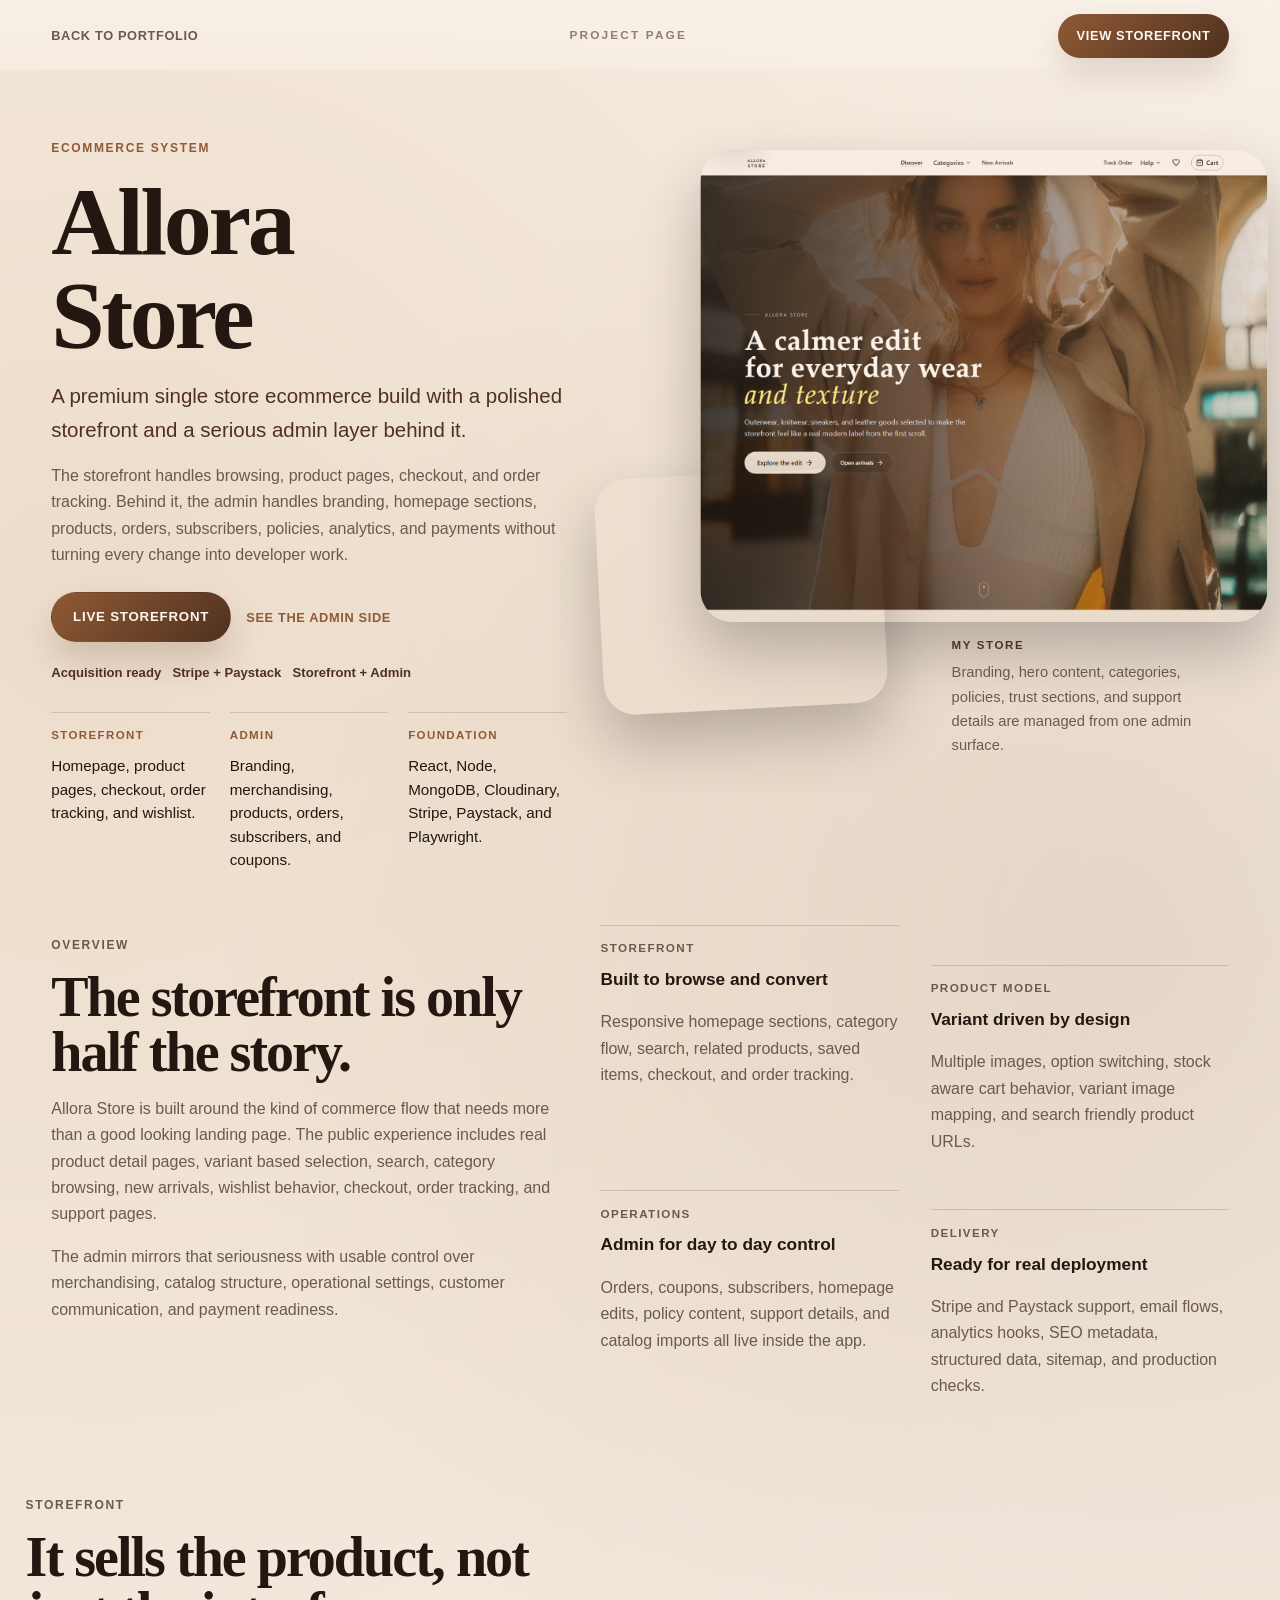
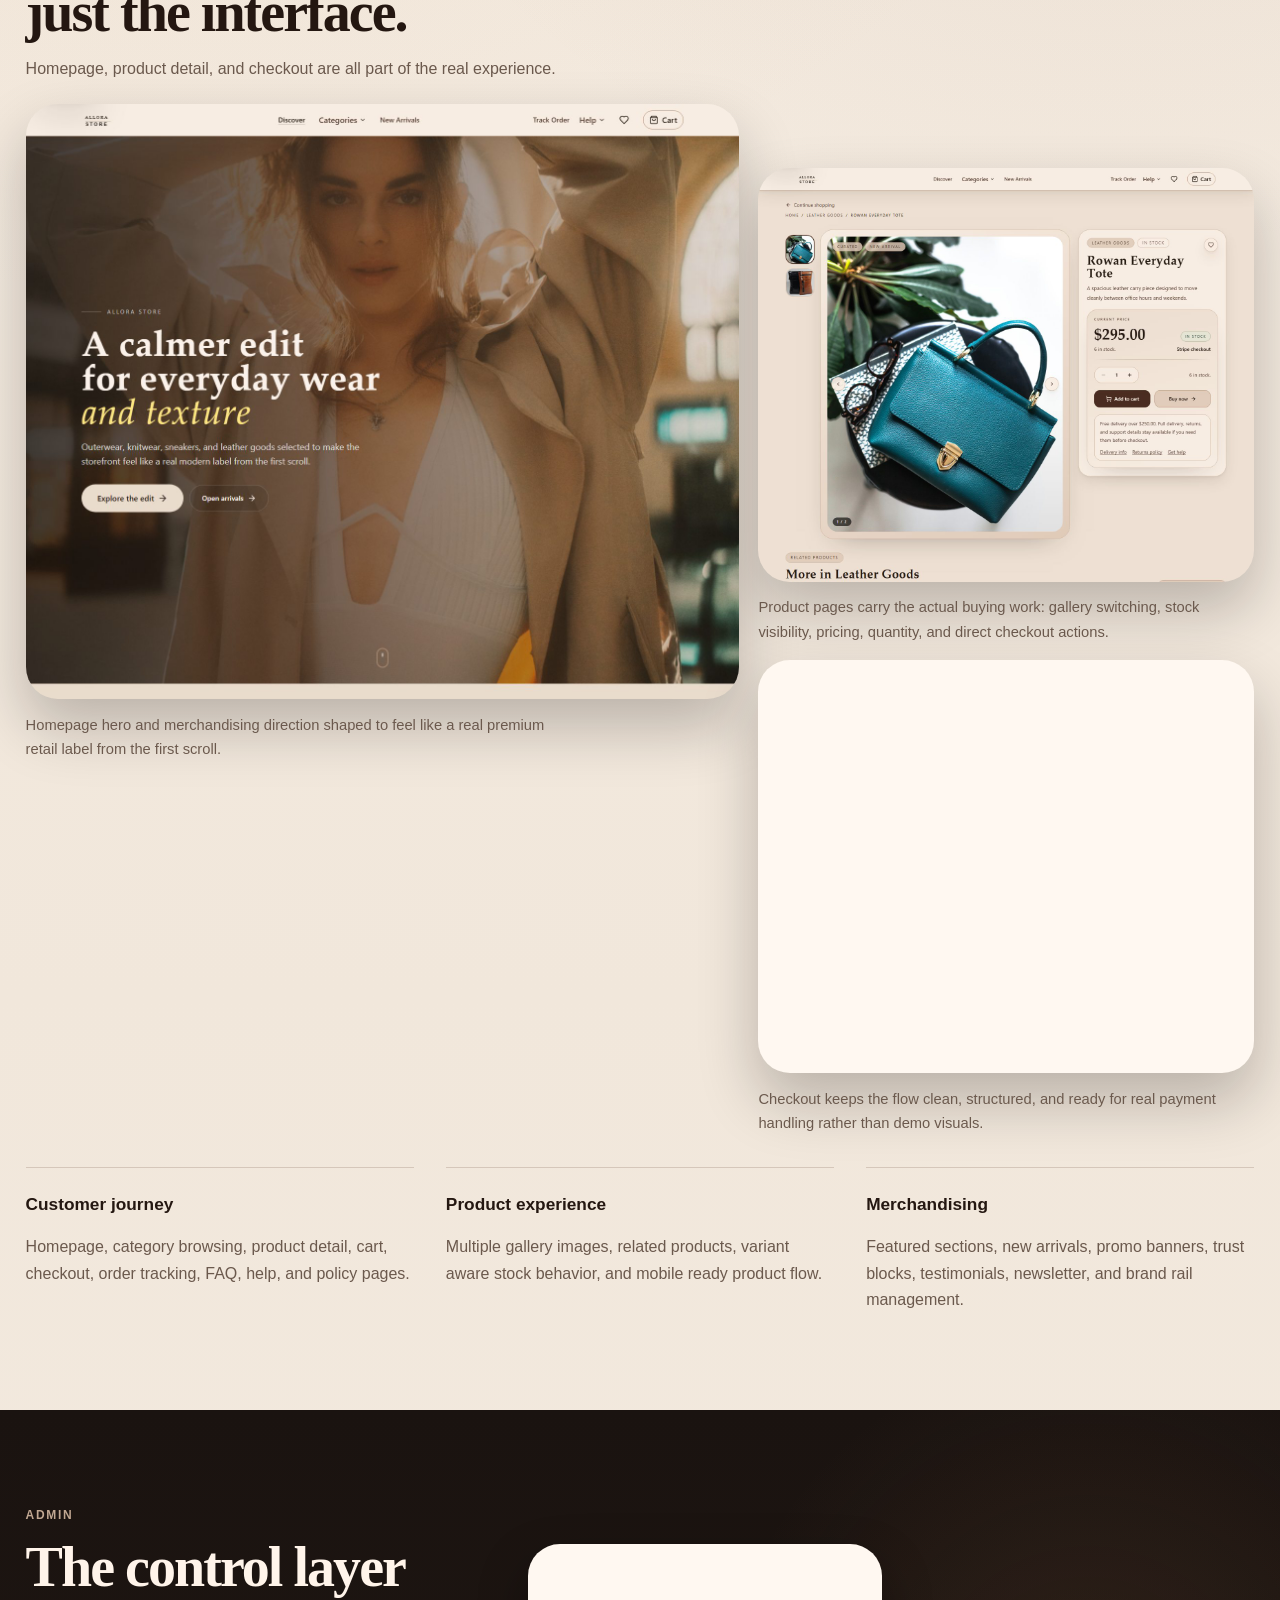
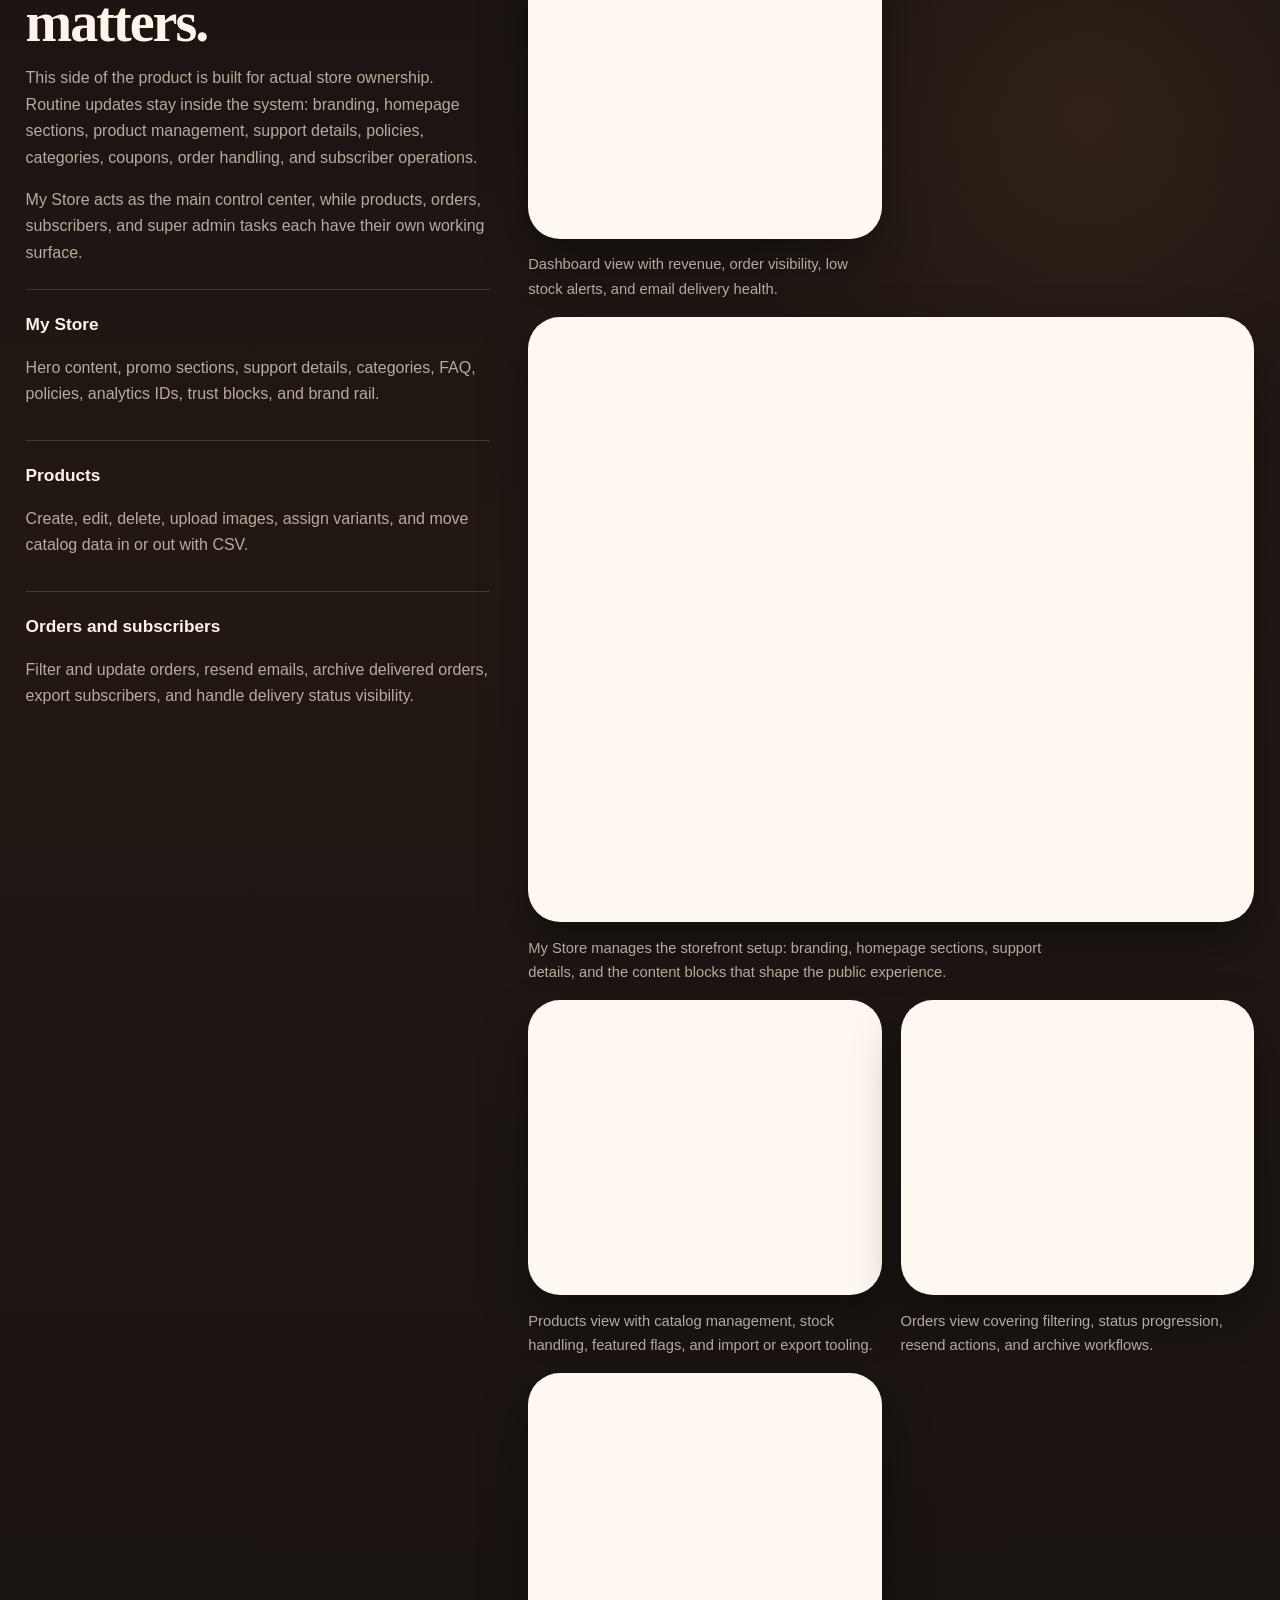
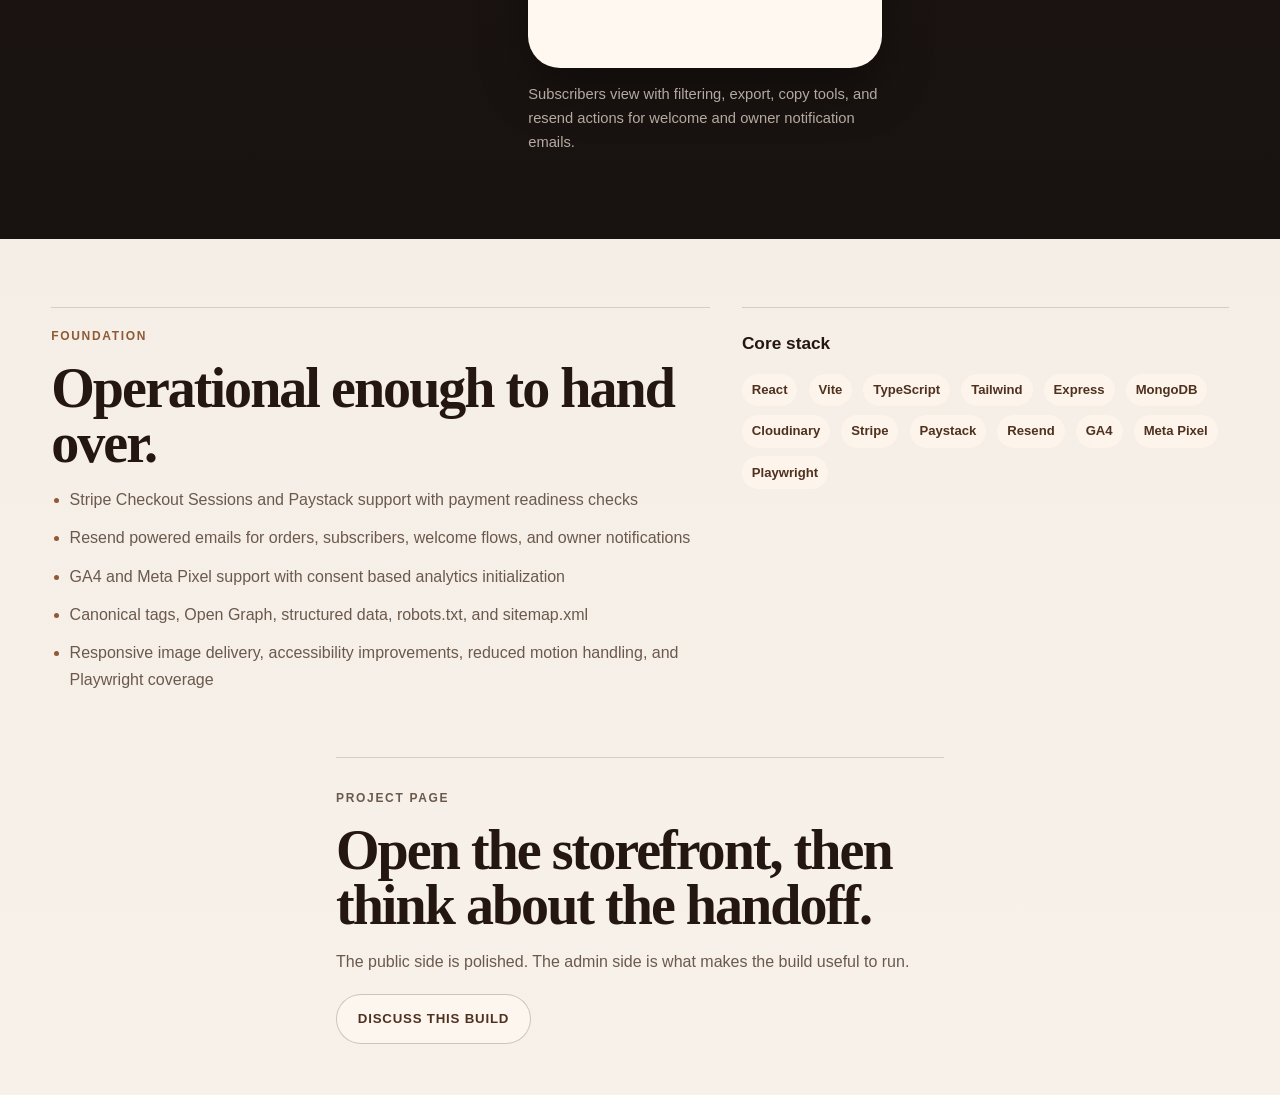
<file: alloraStore.html>
<!DOCTYPE html>
<html lang="en">
<head>
    <meta charset="UTF-8">
    <meta name="viewport" content="width=device-width, initial-scale=1.0">
    <meta name="description" content="Allora Store ecommerce project detail page covering the storefront experience, operational admin layer, and live preview.">
    <meta name="referrer" content="strict-origin-when-cross-origin">
    <meta name="theme-color" content="#e8dac7">
    <meta http-equiv="Content-Security-Policy" content="default-src 'self'; script-src 'self'; style-src 'self' https://fonts.googleapis.com; font-src https://fonts.gstatic.com; img-src 'self' data:; base-uri 'self'; form-action 'self'; upgrade-insecure-requests">
    <title>Allora Store | Ecommerce Project Detail</title>
    <link rel="canonical" href="https://quaminaelvin.com/alloraStore.html">
    <meta property="og:type" content="website">
    <meta property="og:title" content="Allora Store | Ecommerce Project Detail">
    <meta property="og:description" content="A premium ecommerce storefront with a serious admin layer for products, merchandising, orders, subscribers, and store operations.">
    <meta property="og:url" content="https://quaminaelvin.com/alloraStore.html">
    <meta property="og:image" content="https://quaminaelvin.com/img/allora-home-hero.jpg">
    <meta property="og:image:alt" content="Allora Store storefront preview">
    <meta name="twitter:card" content="summary_large_image">
    <meta name="twitter:title" content="Allora Store | Ecommerce Project Detail">
    <meta name="twitter:description" content="Storefront polish on the front, operational control behind it.">
    <meta name="twitter:image" content="https://quaminaelvin.com/img/allora-home-hero.jpg">
    <link rel="preconnect" href="https://fonts.googleapis.com">
    <link rel="preconnect" href="https://fonts.gstatic.com" crossorigin>
    <link href="https://fonts.googleapis.com/css2?family=Fraunces:wght@500;600;700&family=Sora:wght@400;500;600;700&display=swap" rel="stylesheet">
    <link rel="stylesheet" href="styles/alloraStore.css">
    <link rel="icon" href="img/favicon-quamina.svg" type="image/svg+xml">
</head>
<body>
    <a class="skip-link" href="#main-content">Skip to main content</a>

    <header class="topbar">
        <div class="wrapper topbar-shell">
            <a class="back-link" href="index.html#projects">Back to portfolio</a>
            <p class="topbar-label">Project page</p>
            <a class="topbar-cta" href="https://allorastore.netlify.app/" target="_blank" rel="noopener noreferrer">View storefront</a>
        </div>
    </header>

    <main id="main-content">
        <section class="hero" id="top">
            <div class="wrapper hero-grid">
                <div class="hero-copy">
                    <p class="eyebrow">Ecommerce system</p>
                    <h1>Allora Store</h1>
                    <p class="hero-lead">
                        A premium single store ecommerce build with a polished storefront and a serious admin layer behind it.
                    </p>
                    <p class="hero-text">
                        The storefront handles browsing, product pages, checkout, and order tracking. Behind it, the admin handles branding,
                        homepage sections, products, orders, subscribers, policies, analytics, and payments without turning every change into developer work.
                    </p>

                    <div class="hero-actions">
                        <a class="btn btn-primary" href="https://allorastore.netlify.app/" target="_blank" rel="noopener noreferrer">Live storefront</a>
                        <a class="text-link" href="#admin">See the admin side</a>
                    </div>

                    <ul class="hero-pills" aria-label="Project highlights">
                        <li>Acquisition ready</li>
                        <li>Stripe + Paystack</li>
                        <li>Storefront + Admin</li>
                    </ul>

                    <div class="hero-ledger" aria-label="Project summary">
                        <article>
                            <span>Storefront</span>
                            <p>Homepage, product pages, checkout, order tracking, and wishlist.</p>
                        </article>
                        <article>
                            <span>Admin</span>
                            <p>Branding, merchandising, products, orders, subscribers, and coupons.</p>
                        </article>
                        <article>
                            <span>Foundation</span>
                            <p>React, Node, MongoDB, Cloudinary, Stripe, Paystack, and Playwright.</p>
                        </article>
                    </div>
                </div>

                <div class="hero-visual" aria-label="Allora Store preview">
                    <figure class="shot-card shot-main">
                        <img src="img/allora-home-hero.jpg" alt="Allora Store homepage hero preview" width="1440" height="1200" decoding="async">
                    </figure>

                    <figure class="shot-card shot-overlay">
                        <img src="img/allora-admin-my-store.png" alt="Allora Store admin My Store preview" width="1440" height="1200" decoding="async">
                    </figure>

                    <div class="visual-note">
                        <span>My Store</span>
                        Branding, hero content, categories, policies, trust sections, and support details are managed from one admin surface.
                    </div>
                </div>
            </div>
        </section>

        <section class="section overview" id="overview">
            <div class="wrapper overview-grid">
                <div class="section-copy">
                    <p class="section-kicker">Overview</p>
                    <h2>The storefront is only half the story.</h2>
                    <p>
                        Allora Store is built around the kind of commerce flow that needs more than a good looking landing page. The public experience
                        includes real product detail pages, variant based selection, search, category browsing, new arrivals, wishlist behavior,
                        checkout, order tracking, and support pages.
                    </p>
                    <p>
                        The admin mirrors that seriousness with usable control over merchandising, catalog structure, operational settings,
                        customer communication, and payment readiness.
                    </p>
                </div>

                <div class="capability-grid">
                    <article class="capability-card">
                        <p class="card-kicker">Storefront</p>
                        <h3>Built to browse and convert</h3>
                        <p>Responsive homepage sections, category flow, search, related products, saved items, checkout, and order tracking.</p>
                    </article>

                    <article class="capability-card">
                        <p class="card-kicker">Product model</p>
                        <h3>Variant driven by design</h3>
                        <p>Multiple images, option switching, stock aware cart behavior, variant image mapping, and search friendly product URLs.</p>
                    </article>

                    <article class="capability-card">
                        <p class="card-kicker">Operations</p>
                        <h3>Admin for day to day control</h3>
                        <p>Orders, coupons, subscribers, homepage edits, policy content, support details, and catalog imports all live inside the app.</p>
                    </article>

                    <article class="capability-card">
                        <p class="card-kicker">Delivery</p>
                        <h3>Ready for real deployment</h3>
                        <p>Stripe and Paystack support, email flows, analytics hooks, SEO metadata, structured data, sitemap, and production checks.</p>
                    </article>
                </div>
            </div>
        </section>

        <section class="section gallery-section" id="storefront">
            <div class="wrapper">
                <div class="section-head">
                    <p class="section-kicker">Storefront</p>
                    <h2>It sells the product, not just the interface.</h2>
                    <p>
                        Homepage, product detail, and checkout are all part of the real experience.
                    </p>
                </div>

                <div class="gallery gallery-store">
                    <figure class="gallery-card gallery-card-wide">
                        <img src="img/allora-home-hero.jpg" alt="Allora Store homepage hero with featured fashion campaign" width="1440" height="1200" loading="lazy" decoding="async">
                        <figcaption>Homepage hero and merchandising direction shaped to feel like a real premium retail label from the first scroll.</figcaption>
                    </figure>

                    <figure class="gallery-card">
                        <img src="img/allora-product-detail.jpg" alt="Allora Store product detail page showing gallery, pricing, stock, and checkout actions" width="1440" height="1200" loading="lazy" decoding="async">
                        <figcaption>Product pages carry the actual buying work: gallery switching, stock visibility, pricing, quantity, and direct checkout actions.</figcaption>
                    </figure>

                    <figure class="gallery-card">
                        <img src="img/allora-checkout.png" alt="Allora Store checkout form and order summary" width="1440" height="1200" loading="lazy" decoding="async">
                        <figcaption>Checkout keeps the flow clean, structured, and ready for real payment handling rather than demo visuals.</figcaption>
                    </figure>
                </div>

                <div class="detail-strip">
                    <div>
                        <h3>Customer journey</h3>
                        <p>Homepage, category browsing, product detail, cart, checkout, order tracking, FAQ, help, and policy pages.</p>
                    </div>
                    <div>
                        <h3>Product experience</h3>
                        <p>Multiple gallery images, related products, variant aware stock behavior, and mobile ready product flow.</p>
                    </div>
                    <div>
                        <h3>Merchandising</h3>
                        <p>Featured sections, new arrivals, promo banners, trust blocks, testimonials, newsletter, and brand rail management.</p>
                    </div>
                </div>
            </div>
        </section>

        <section class="section admin-section" id="admin">
            <div class="wrapper admin-grid">
                <div class="section-copy admin-copy">
                    <p class="section-kicker">Admin</p>
                    <h2>The control layer matters.</h2>
                    <p>
                        This side of the product is built for actual store ownership. Routine updates stay inside the system: branding, homepage sections,
                        product management, support details, policies, categories, coupons, order handling, and subscriber operations.
                    </p>
                    <p>
                        My Store acts as the main control center, while products, orders, subscribers, and super admin tasks each have their own working surface.
                    </p>

                    <div class="admin-points">
                        <article>
                            <h3>My Store</h3>
                            <p>Hero content, promo sections, support details, categories, FAQ, policies, analytics IDs, trust blocks, and brand rail.</p>
                        </article>
                        <article>
                            <h3>Products</h3>
                            <p>Create, edit, delete, upload images, assign variants, and move catalog data in or out with CSV.</p>
                        </article>
                        <article>
                            <h3>Orders and subscribers</h3>
                            <p>Filter and update orders, resend emails, archive delivered orders, export subscribers, and handle delivery status visibility.</p>
                        </article>
                    </div>
                </div>

                <div class="gallery gallery-admin">
                    <figure class="gallery-card">
                        <img src="img/allora-admin-dashboard.png" alt="Allora Store admin dashboard with revenue, order, low stock, and email delivery overview" width="1440" height="1200" loading="lazy" decoding="async">
                        <figcaption>Dashboard view with revenue, order visibility, low stock alerts, and email delivery health.</figcaption>
                    </figure>

                    <figure class="gallery-card gallery-card-featured">
                        <img src="img/allora-admin-my-store.png" alt="Allora Store My Store admin area with homepage controls and live preview" width="1440" height="1200" loading="lazy" decoding="async">
                        <figcaption>My Store manages the storefront setup: branding, homepage sections, support details, and the content blocks that shape the public experience.</figcaption>
                    </figure>

                    <figure class="gallery-card">
                        <img src="img/allora-admin-products.png" alt="Allora Store products admin showing inventory and CSV import export tools" width="1440" height="1200" loading="lazy" decoding="async">
                        <figcaption>Products view with catalog management, stock handling, featured flags, and import or export tooling.</figcaption>
                    </figure>

                    <figure class="gallery-card">
                        <img src="img/allora-admin-orders.png" alt="Allora Store orders admin with status handling and archive flow" width="1440" height="1200" loading="lazy" decoding="async">
                        <figcaption>Orders view covering filtering, status progression, resend actions, and archive workflows.</figcaption>
                    </figure>

                    <figure class="gallery-card">
                        <img src="img/allora-admin-subscribers.png" alt="Allora Store subscribers admin showing filters and resend actions" width="1440" height="1200" loading="lazy" decoding="async">
                        <figcaption>Subscribers view with filtering, export, copy tools, and resend actions for welcome and owner notification emails.</figcaption>
                    </figure>
                </div>
            </div>
        </section>

        <section class="section foundation-section" id="foundation">
            <div class="wrapper foundation-grid">
                <article class="foundation-card foundation-card-main">
                    <p class="section-kicker">Foundation</p>
                    <h2>Operational enough to hand over.</h2>
                    <ul class="foundation-list">
                        <li>Stripe Checkout Sessions and Paystack support with payment readiness checks</li>
                        <li>Resend powered emails for orders, subscribers, welcome flows, and owner notifications</li>
                        <li>GA4 and Meta Pixel support with consent based analytics initialization</li>
                        <li>Canonical tags, Open Graph, structured data, robots.txt, and sitemap.xml</li>
                        <li>Responsive image delivery, accessibility improvements, reduced motion handling, and Playwright coverage</li>
                    </ul>
                </article>

                <aside class="foundation-card foundation-card-side">
                    <h3>Core stack</h3>
                    <ul class="stack-cloud" aria-label="Core stack">
                        <li>React</li>
                        <li>Vite</li>
                        <li>TypeScript</li>
                        <li>Tailwind</li>
                        <li>Express</li>
                        <li>MongoDB</li>
                        <li>Cloudinary</li>
                        <li>Stripe</li>
                        <li>Paystack</li>
                        <li>Resend</li>
                        <li>GA4</li>
                        <li>Meta Pixel</li>
                        <li>Playwright</li>
                    </ul>
                </aside>
            </div>
        </section>

        <section class="section closing-section">
            <div class="wrapper closing-panel">
                <p class="section-kicker">Project page</p>
                <h2>Open the storefront, then think about the handoff.</h2>
                <p>
                    The public side is polished. The admin side is what makes the build useful to run.
                </p>
                <div class="hero-actions closing-actions">
                    <a class="btn btn-secondary" href="index.html#contact">Discuss this build</a>
                </div>
            </div>
        </section>
    </main>
</body>
</html>
</file>
<file: styles/alloraStore.css>
:root {
    --bg: #f5ede3;
    --bg-deep: #1f1713;
    --surface: rgba(255, 249, 242, 0.78);
    --surface-soft: rgba(255, 245, 235, 0.56);
    --text: #241711;
    --text-muted: #6b594d;
    --text-soft: rgba(241, 228, 215, 0.72);
    --accent: #8f5a35;
    --accent-deep: #4f311f;
    --line: rgba(84, 52, 34, 0.14);
    --line-strong: rgba(84, 52, 34, 0.26);
    --shadow-soft: 0 22px 48px rgba(56, 32, 18, 0.12);
    --shadow-strong: 0 28px 60px rgba(14, 9, 7, 0.24);
    --radius-xl: 2rem;
    --radius-lg: 1.4rem;
    --radius-md: 0.95rem;
    --max-width: 1180px;
}

*,
*::before,
*::after {
    box-sizing: border-box;
}

html {
    scroll-behavior: smooth;
    scroll-padding-top: 4.5rem;
}

body {
    margin: 0;
    min-height: 100vh;
    font-family: "Sora", "Segoe UI", sans-serif;
    color: var(--text);
    background:
        radial-gradient(circle at 8% 10%, rgba(214, 180, 142, 0.3), transparent 24%),
        radial-gradient(circle at 88% 16%, rgba(132, 86, 54, 0.14), transparent 18%),
        linear-gradient(180deg, #f8f0e7 0%, #f1e7db 44%, #f7f1ea 100%);
    line-height: 1.65;
}

img {
    display: block;
    max-width: 100%;
    height: auto;
}

a {
    color: inherit;
    text-decoration: none;
}

.wrapper {
    width: min(var(--max-width), 92vw);
    margin-inline: auto;
}

.skip-link {
    position: fixed;
    top: -4rem;
    left: 1rem;
    z-index: 200;
    padding: 0.7rem 0.95rem;
    border-radius: 0.8rem;
    background: var(--accent-deep);
    color: #fff8f1;
    transition: top 0.2s ease;
}

.skip-link:focus-visible {
    top: 1rem;
}

.topbar {
    position: sticky;
    top: 0;
    z-index: 100;
    padding: 0.9rem 0 0.75rem;
    background: linear-gradient(180deg, rgba(248, 240, 231, 0.9), rgba(248, 240, 231, 0.58));
    backdrop-filter: blur(16px);
}

.topbar-shell {
    display: grid;
    grid-template-columns: auto 1fr auto;
    align-items: center;
    gap: 1rem;
}

.back-link,
.topbar-cta,
.text-link {
    display: inline-flex;
    align-items: center;
    min-height: 2.7rem;
    font-size: 0.8rem;
    font-weight: 700;
    letter-spacing: 0.05em;
    text-transform: uppercase;
}

.back-link {
    color: var(--text-muted);
}

.topbar-label {
    margin: 0;
    justify-self: center;
    color: rgba(74, 52, 38, 0.6);
    font-size: 0.74rem;
    font-weight: 700;
    letter-spacing: 0.18em;
    text-transform: uppercase;
}

.topbar-cta {
    justify-content: center;
    padding: 0 1.15rem;
    border-radius: 999px;
    color: #fff8f1;
    background: linear-gradient(135deg, var(--accent), var(--accent-deep));
    box-shadow: 0 16px 30px rgba(78, 46, 29, 0.15);
}

.back-link:hover,
.back-link:focus-visible,
.text-link:hover,
.text-link:focus-visible {
    color: var(--accent-deep);
}

.topbar-cta:hover,
.topbar-cta:focus-visible {
    transform: translateY(-1px);
}

.hero {
    padding: 4rem 0 1rem;
}

.hero-grid,
.overview-grid,
.admin-grid,
.foundation-grid {
    display: grid;
}

.hero-grid {
    grid-template-columns: minmax(0, 0.9fr) minmax(0, 1.1fr);
    gap: 2rem;
    align-items: start;
}

.eyebrow,
.section-kicker {
    margin: 0;
    display: inline-flex;
    align-items: center;
    width: fit-content;
    color: var(--accent);
    font-size: 0.75rem;
    font-weight: 700;
    letter-spacing: 0.14em;
    text-transform: uppercase;
}

.hero h1,
.section-copy h2,
.section-head h2,
.foundation-card h2,
.closing-panel h2 {
    margin: 0;
    font-family: "Fraunces", Georgia, serif;
    font-weight: 600;
    letter-spacing: -0.035em;
    line-height: 0.98;
}

.hero h1 {
    margin-top: 0.95rem;
    max-width: 8ch;
    font-size: clamp(3.2rem, 8vw, 6rem);
}

.hero-lead {
    margin: 1rem 0 0;
    max-width: 34rem;
    color: var(--accent-deep);
    font-size: clamp(1.05rem, 1.9vw, 1.28rem);
}

.hero-text,
.section-copy p,
.section-head p,
.capability-card p,
.detail-strip p,
.admin-points p,
.foundation-list li,
.closing-panel p {
    color: var(--text-muted);
}

.hero-text {
    margin: 1rem 0 0;
    max-width: 37rem;
}

.hero-actions {
    margin-top: 1.5rem;
    display: flex;
    align-items: center;
    flex-wrap: wrap;
    gap: 0.95rem;
}

.btn {
    display: inline-flex;
    align-items: center;
    justify-content: center;
    min-height: 3rem;
    padding: 0.8rem 1.3rem;
    border-radius: 999px;
    border: 1px solid transparent;
    font-size: 0.83rem;
    font-weight: 700;
    letter-spacing: 0.06em;
    text-transform: uppercase;
    transition: transform 0.2s ease, box-shadow 0.2s ease, border-color 0.2s ease;
}

.btn-primary {
    color: #fff8f1;
    background: linear-gradient(135deg, var(--accent), var(--accent-deep));
    box-shadow: 0 18px 34px rgba(78, 46, 29, 0.18);
}

.btn-secondary {
    color: var(--accent-deep);
    border-color: var(--line-strong);
    background: rgba(255, 249, 242, 0.72);
}

.btn:hover,
.btn:focus-visible {
    transform: translateY(-1px);
}

.text-link {
    min-height: auto;
    color: var(--accent);
}

.hero-pills,
.stack-cloud {
    margin: 1.25rem 0 0;
    padding: 0;
    list-style: none;
    display: flex;
    flex-wrap: wrap;
    gap: 0.55rem 0.7rem;
}

.hero-pills li,
.stack-cloud li {
    color: var(--accent-deep);
    font-size: 0.82rem;
    font-weight: 600;
}

.hero-ledger {
    margin-top: 1.8rem;
    display: grid;
    grid-template-columns: repeat(3, minmax(0, 1fr));
    gap: 1rem 1.25rem;
}

.hero-ledger article {
    padding-top: 0.8rem;
    border-top: 1px solid rgba(84, 52, 34, 0.18);
}

.hero-ledger span {
    display: block;
    color: var(--accent);
    font-size: 0.72rem;
    font-weight: 700;
    letter-spacing: 0.12em;
    text-transform: uppercase;
}

.hero-ledger p {
    margin: 0.55rem 0 0;
    color: var(--text);
    font-size: 0.95rem;
    line-height: 1.55;
}

.hero-visual {
    position: relative;
    min-height: 39rem;
    padding-top: 1rem;
}

.shot-card,
.gallery-card {
    margin: 0;
}

.shot-main {
    width: min(44rem, 90%);
    margin-left: auto;
    transform: translateX(3vw);
}

.shot-overlay {
    position: absolute;
    left: 0;
    bottom: 3rem;
    width: min(24rem, 45%);
    transform: rotate(-3deg);
}

.shot-card img,
.gallery-card img {
    width: 100%;
    border-radius: var(--radius-xl);
    box-shadow: var(--shadow-strong);
}

.visual-note {
    position: absolute;
    right: 4%;
    bottom: 0;
    width: min(17rem, 40%);
    color: var(--text-muted);
    font-size: 0.92rem;
}

.visual-note span {
    display: block;
    margin-bottom: 0.35rem;
    color: var(--accent-deep);
    font-size: 0.72rem;
    font-weight: 700;
    letter-spacing: 0.14em;
    text-transform: uppercase;
}

.section {
    padding: 2rem 0 0;
}

.overview-grid {
    grid-template-columns: minmax(0, 0.9fr) minmax(0, 1.1fr);
    gap: 1.8rem 2.2rem;
    align-items: start;
}

.section-copy,
.section-head {
    max-width: 40rem;
}

.section-copy h2,
.section-head h2,
.foundation-card h2,
.closing-panel h2 {
    margin-top: 0.8rem;
    font-size: clamp(2.1rem, 4.4vw, 3.5rem);
}

.section-copy p,
.section-head p,
.closing-panel p {
    margin-top: 1rem;
}

.capability-grid {
    display: grid;
    grid-template-columns: repeat(2, minmax(0, 1fr));
    gap: 1.2rem 2rem;
    padding-top: 0.3rem;
}

.capability-card {
    padding-top: 0.8rem;
    border-top: 1px solid rgba(84, 52, 34, 0.18);
}

.capability-card:nth-child(2) {
    margin-top: 2.5rem;
}

.capability-card:nth-child(4) {
    margin-top: 1.2rem;
}

.card-kicker {
    margin: 0;
    color: rgba(79, 49, 31, 0.72);
    font-size: 0.73rem;
    font-weight: 700;
    letter-spacing: 0.12em;
    text-transform: uppercase;
}

.capability-card h3,
.detail-strip h3,
.admin-points h3,
.foundation-card h3 {
    margin: 0.45rem 0 0;
    font-size: 1.08rem;
    color: var(--text);
}

.gallery-section {
    padding-top: 4rem;
}

.gallery-section .wrapper {
    width: min(1240px, 96vw);
}

.gallery-section .section-head {
    max-width: 34rem;
    margin-bottom: 1.4rem;
}

.gallery {
    display: grid;
    gap: 1.2rem;
}

.gallery-store {
    grid-template-columns: 1.18fr 0.82fr;
    grid-template-areas:
        "wide side-a"
        "wide side-b";
    align-items: start;
    gap: 1rem 1.2rem;
}

.gallery-card-wide {
    grid-area: wide;
}

.gallery-store .gallery-card:nth-child(2) {
    grid-area: side-a;
    margin-top: 4rem;
}

.gallery-store .gallery-card:nth-child(3) {
    grid-area: side-b;
}

.gallery-card img {
    background: #fff8f1;
}

.gallery-card figcaption {
    margin-top: 0.85rem;
    max-width: 34rem;
    color: var(--text-muted);
    font-size: 0.92rem;
}

.detail-strip {
    margin-top: 2rem;
    display: grid;
    grid-template-columns: repeat(3, minmax(0, 1fr));
    gap: 1rem 2rem;
}

.detail-strip > div {
    padding-top: 0.9rem;
    border-top: 1px solid rgba(84, 52, 34, 0.18);
}

.admin-section {
    margin-top: 5rem;
    padding: 5rem 0 5.3rem;
    color: #f4e9dd;
    background:
        radial-gradient(circle at 85% 15%, rgba(162, 110, 72, 0.14), transparent 18%),
        linear-gradient(180deg, #1a1310 0%, #211813 38%, #181210 100%);
}

.admin-section .wrapper {
    width: min(1260px, 96vw);
}

.admin-grid {
    grid-template-columns: minmax(18rem, 0.78fr) minmax(0, 1.22fr);
    gap: 2rem 2.4rem;
    align-items: start;
}

.admin-copy {
    position: sticky;
    top: 5.5rem;
}

.admin-section .section-kicker,
.admin-section .card-kicker {
    color: rgba(229, 200, 174, 0.82);
}

.admin-section h2,
.admin-section h3 {
    color: #fff4ea;
}

.admin-section p,
.admin-section figcaption,
.admin-points p {
    color: var(--text-soft);
}

.admin-points {
    margin-top: 1.4rem;
    display: grid;
    gap: 1rem;
}

.admin-points article {
    padding-top: 0.85rem;
    border-top: 1px solid rgba(241, 228, 215, 0.16);
}

.gallery-admin {
    grid-template-columns: 1fr 1fr;
    gap: 1rem 1.15rem;
}

.gallery-admin .gallery-card:nth-child(1) {
    margin-top: 3.4rem;
}

.gallery-card-featured {
    grid-column: span 2;
}

.gallery-admin img {
    box-shadow: 0 22px 48px rgba(0, 0, 0, 0.34);
}

.foundation-section {
    padding-top: 4.2rem;
}

.foundation-grid {
    grid-template-columns: minmax(0, 1.15fr) minmax(18rem, 0.85fr);
    gap: 2rem;
    align-items: start;
}

.foundation-card {
    padding-top: 0.9rem;
    border-top: 1px solid rgba(84, 52, 34, 0.18);
}

.foundation-list {
    margin: 1rem 0 0;
    padding-left: 1.15rem;
    display: grid;
    gap: 0.75rem;
}

.foundation-list li::marker {
    color: var(--accent);
}

.stack-cloud {
    margin-top: 1rem;
}

.stack-cloud li {
    padding: 0.34rem 0.62rem;
    border-radius: 999px;
    background: rgba(255, 246, 237, 0.72);
}

.closing-section {
    padding: 4rem 0 3.2rem;
}

.closing-panel {
    max-width: 38rem;
    padding-top: 0.9rem;
    border-top: 1px solid rgba(84, 52, 34, 0.18);
}

.closing-actions {
    margin-top: 1.2rem;
}

.hero-copy,
.hero-visual,
.section-copy,
.capability-card,
.gallery-card,
.foundation-card,
.closing-panel {
    animation: riseIn 0.72s ease both;
}

.hero-visual {
    animation-delay: 0.08s;
}

.capability-card:nth-child(2),
.gallery-card:nth-child(2) {
    animation-delay: 0.1s;
}

.capability-card:nth-child(3),
.gallery-card:nth-child(3) {
    animation-delay: 0.16s;
}

.capability-card:nth-child(4),
.gallery-card:nth-child(4) {
    animation-delay: 0.22s;
}

@keyframes riseIn {
    from {
        opacity: 0;
        transform: translateY(18px);
    }
    to {
        opacity: 1;
        transform: translateY(0);
    }
}

@media (max-width: 1120px) {
    .hero-grid,
    .overview-grid,
    .admin-grid,
    .foundation-grid {
        grid-template-columns: 1fr;
    }

    .hero-visual {
        min-height: 0;
        padding-bottom: 1rem;
    }

    .shot-main {
        width: min(42rem, 100%);
        margin-left: 0;
        transform: none;
    }

    .shot-overlay {
        position: relative;
        left: auto;
        bottom: auto;
        width: min(26rem, 70%);
        margin: -3rem 0 0 auto;
        transform: none;
    }

    .visual-note {
        position: relative;
        right: auto;
        bottom: auto;
        width: min(22rem, 100%);
        margin-top: 1rem;
    }

    .admin-copy {
        position: static;
    }
}

@media (max-width: 860px) {
    html {
        scroll-padding-top: 4rem;
    }

    .topbar-shell {
        grid-template-columns: 1fr auto;
    }

    .topbar-label {
        display: none;
    }

    .hero-ledger,
    .capability-grid,
    .detail-strip,
    .foundation-grid {
        grid-template-columns: 1fr;
    }

    .capability-card:nth-child(2),
    .capability-card:nth-child(4),
    .gallery-store .gallery-card:nth-child(2),
    .gallery-admin .gallery-card:nth-child(1) {
        margin-top: 0;
    }

    .gallery-store,
    .gallery-admin {
        grid-template-columns: 1fr;
        grid-template-areas: none;
    }

    .gallery-card-wide,
    .gallery-card-featured {
        grid-area: auto;
        grid-column: auto;
    }

    .gallery-store .gallery-card:nth-child(2),
    .gallery-store .gallery-card:nth-child(3) {
        grid-area: auto;
    }
}

@media (max-width: 620px) {
    .wrapper {
        width: min(var(--max-width), 94vw);
    }

    .hero {
        padding-top: 2.4rem;
    }

    .hero h1 {
        max-width: 9ch;
        font-size: clamp(2.7rem, 16vw, 4.35rem);
    }

    .hero-actions .btn,
    .closing-actions .btn {
        width: 100%;
    }

    .hero-visual {
        padding-top: 0.35rem;
    }

    .shot-overlay,
    .visual-note {
        width: 100%;
    }

    .shot-overlay {
        margin: 1rem 0 0;
    }

    .visual-note {
        margin-top: 1.1rem;
    }

    .admin-section {
        margin-top: 3.4rem;
        padding-top: 4rem;
        padding-bottom: 4.2rem;
    }
}

@media (max-width: 480px) {
    .topbar {
        padding-top: 0.75rem;
    }

    .topbar-shell {
        grid-template-columns: 1fr;
        justify-items: start;
        gap: 0.7rem;
    }

    .topbar-cta {
        width: 100%;
    }

    .back-link,
    .topbar-cta {
        min-height: 2.85rem;
    }
}

@media (prefers-reduced-motion: reduce) {
    html {
        scroll-behavior: auto;
    }

    *,
    *::before,
    *::after {
        animation-duration: 0.001ms !important;
        animation-iteration-count: 1 !important;
        transition-duration: 0.001ms !important;
        scroll-behavior: auto !important;
    }
}
</file>
